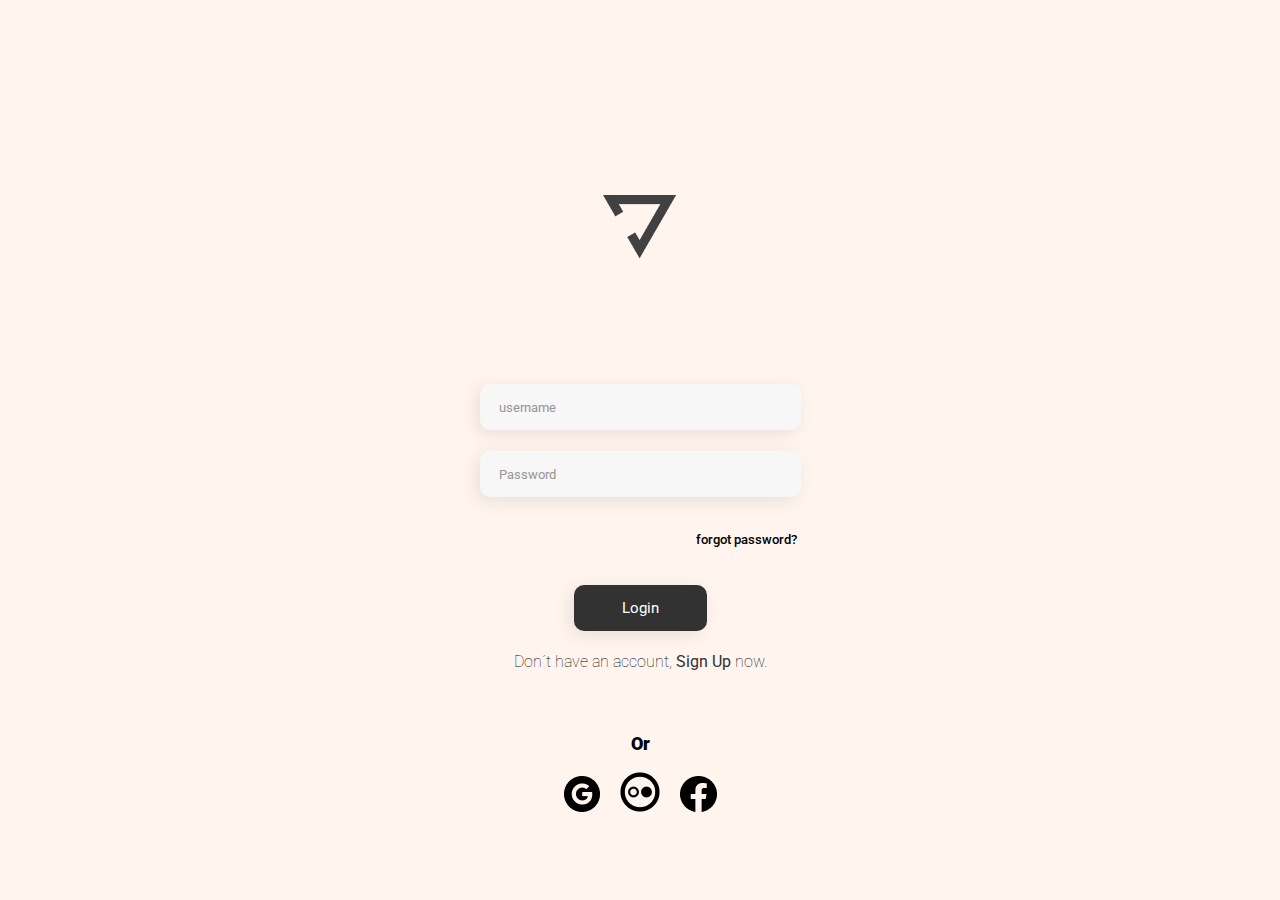
<file: index.html>
<!DOCTYPE html>
<html lang="pt-br">


    <head>
        <meta charset="UTF-8">
        <meta http-equiv="X-UA-Compatible" content="IE=edge">
        <meta name="viewport" content="width=device-width, initial-scale=1.0">
        <link rel="stylesheet" href="styles.css">
        <link rel="preconnect" href="https://fonts.googleapis.com">
        <link rel="preconnect" href="https://fonts.gstatic.com" crossorigin>
        <link href="https://fonts.googleapis.com/css2?family=Roboto:wght@300;400;500&display=swap" rel="stylesheet">

        <title>Yoga</title>
    </head>

    <body>

        <div class="container">
            <img class="logo-yoga" src="./assets/logo-yoga.png" alt="image logo-yoga">
            <input class="input-username" type="email" placeholder="username">
            <input class="input-password" type="password" placeholder="Password">
            <a class="forgot-password" href="">forgot password?</a>
            <button>Login</button>
            <p class="signup">Don´t have an account, <a href="" class="link-signup"><strong>Sign Up</strong></a> now.
            </p>
            <p class="or">Or</p>
            <div class="links">
                <a href="https://google.com.br"><img src="./assets/google.png" alt="logo google"></a>
                <a href="" class="img-link"><img src="./assets/dots.png" alt="logo yoga"></a>
                <a href="https://facebook.com"><img src="./assets/facebook.png" alt="logo facebook"></a>
            </div>
        </div>

    </body>


</html>
</file>
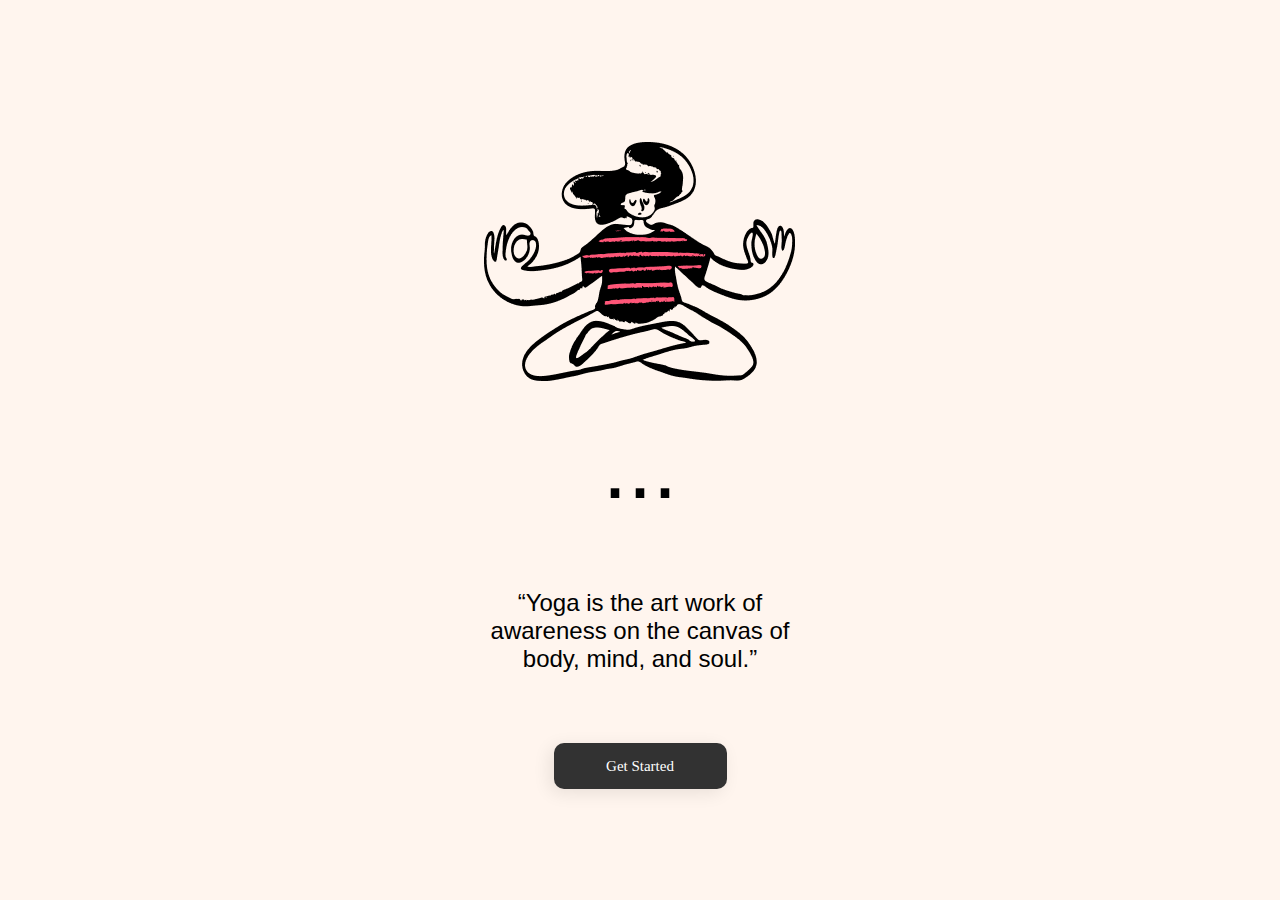
<file: page1.html>
<!DOCTYPE html>
<html lang="pt-br">

<head>
    <meta charset="UTF-8">
    <meta http-equiv="X-UA-Compatible" content="IE=edge">
    <meta name="viewport" content="width=device-width, initial-scale=1.0">
    <link rel="stylesheet" href="page1.css">
    <title>Get Started</title>
</head>

<body>
    <div class="container">
        <img src="/assets/link-shape.png" alt="Link Shape">

        <div>...</div>

        <p>“Yoga is the art work of awareness on the canvas of body, mind, and soul.”</p>

        <button>Get Started</button>
    </div>



</body>

</html>
</file>
<file: styles.css>
* {
    margin: 0;
    padding: 0;
    font-family: 'Roboto', sans-serif;
    box-sizing: border-box;
    background-color:#FFF5EE;
    
}

.container {
    width: 414px;
    height: auto;
    margin: 0 auto;  
    display: block;  
}

a {
    text-decoration: none;
}

.logo-yoga {
    margin: 195px auto 125px auto;
    display: block;
}

input {
    width: 321px;
    height: 46px;
    background: #F7F7F7;
    box-shadow: -4px 4px 18px rgb(0 0 0 / 9%);
    border-radius: 10px;
    border: none;
    display: block;
    margin: 0 auto;
}

input::placeholder {
    font-family: Roboto;
    font-style: normal;
    font-weight: normal;
    font-size: 13px;
    line-height: 15px;
    color: #969696;
    padding-left: 19px;
}

.input-password {
    margin-top: 21px;
}

.forgot-password {
    display: block;
    font-style: normal;
    font-weight: 500;
    font-size: 13px;
    line-height: 15px;
    color: #000000;
    margin: 35px 50px 38px 0;
    text-align: right;

}

button {
    display: block;
    margin: 0 auto;
    background: #323232;
    box-shadow: -4px 4px 18px rgb(0 0 0 / 9%);
    border-radius: 10px;
    width: 133px;
    height: 46px;
    left: 140px;
    top: 582px;
    border: none;
    font-family: Roboto;
    font-style: normal;
    font-weight: normal;
    font-size: 15px;
    line-height: 18px;
    color: #FFFFFF;
}

.signup {
    font-style: normal;
    font-weight: 100;
    display: block;
    margin-top: 21px;
    margin-bottom: 62px;
    text-align: center;
    display: block;
    margin-top: 21px;
    margin-bottom: 62px;
    text-align: center;
}

.link-signup {
    color: #323232;
}

.or {
    font-family: Roboto;
    font-style: normal;
    font-weight: 900;
    font-size: 18px;
    line-height: 21px;
    text-align: center;
    color: #000000;
}

.links {
    text-align: center;
    margin: 18px auto 80px auto;
}

.img-link {
    margin: 0 16px;
}
</file>
<file: page1.css>
* {
    margin: 0;
    padding: 0;
    font-family: 'Roboto', sans-serif;
    box-sizing: border-box;
    background-color:#FFF5EE;
}

.container {
    width: 414px;
    height: auto;
    margin: 0 auto;  
    display: block;  
}

img {
    display: block;
    margin: 142px auto 35px auto;
}

div {
    display: flex;
    flex-direction: row;
    justify-content: center;
    align-items: center;
    font-size: 90px;
}

p {
    display: block;
    margin: 70px 44px 70px;
    font-style: normal;
    font-weight: normal;
    font-size: 24px;
    line-height: 28px;
    text-align: center;
}

button {
    display: block;
    border: none;
    margin: 0 auto 50px auto;
    width: 173px;
    height: 46px;
    left: 121px;
    top: 729px;
    background: #323232;
    box-shadow: -4px 4px 18px rgba(0, 0, 0, 0.09);
    border-radius: 10px;
    font-family: Roboto;
    font-style: normal;
    font-weight: normal;
    font-size: 15px;
    line-height: 18px;
    color: #FFFFFF;
}
</file>
